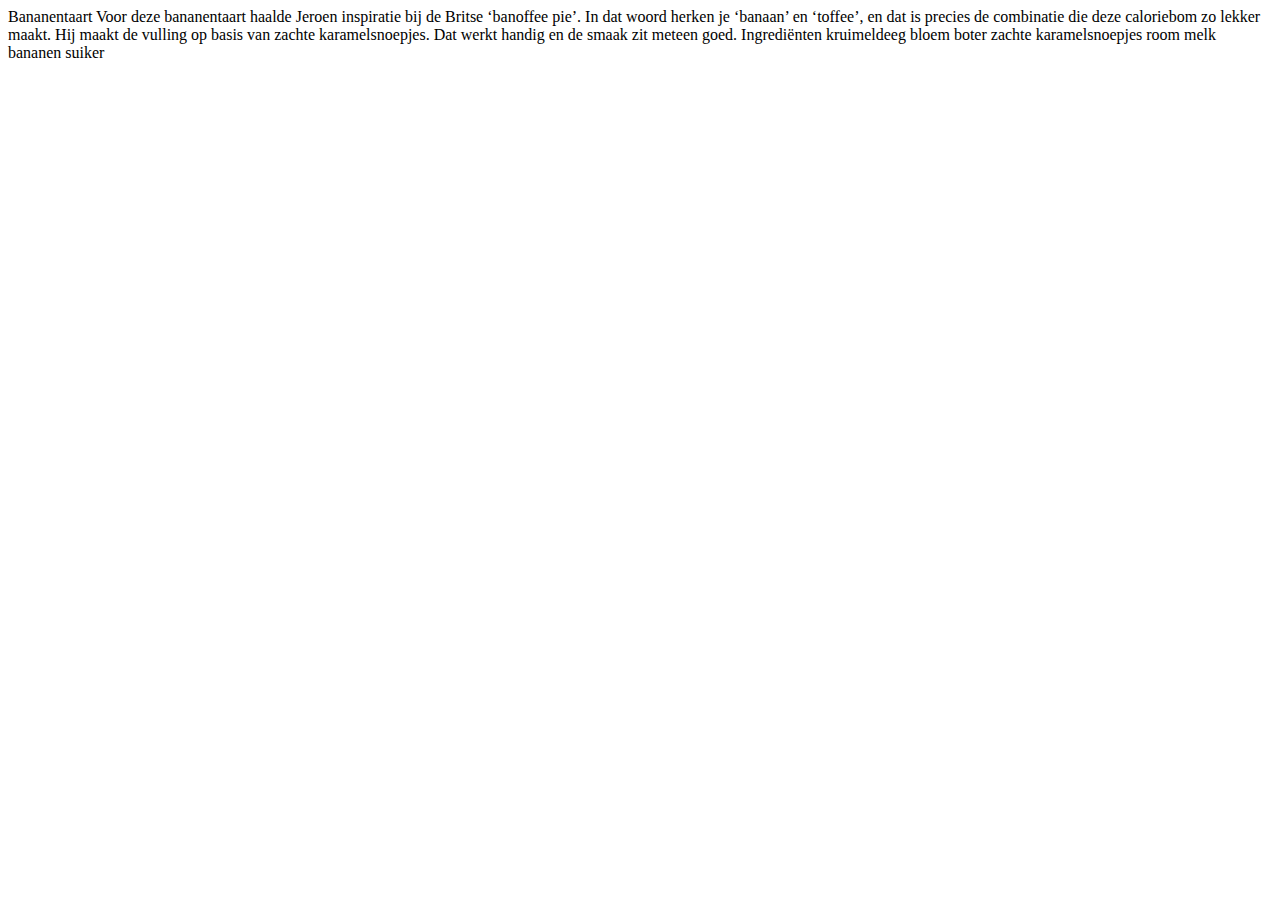
<file: voorbeeld-slides-recept/index.html>
<!DOCTYPE html>
<html lang="en">

<head>
    <meta charset="UTF-8">
    <meta http-equiv="X-UA-Compatible" content="IE=edge">
    <meta name="viewport" content="width=device-width, initial-scale=1.0">
    <title>Begin Recept - Bananentaart</title>
</head>

<body>
    Bananentaart
    Voor deze bananentaart haalde Jeroen inspiratie bij de Britse ‘banoffee pie’. In dat woord herken je ‘banaan’ en
    ‘toffee’, en dat is precies de combinatie die deze caloriebom zo lekker maakt. Hij maakt de vulling op basis van
    zachte karamelsnoepjes. Dat werkt handig en de smaak zit meteen goed.
    Ingrediënten
    kruimeldeeg
    bloem
    boter
    zachte karamelsnoepjes
    room
    melk
    bananen
    suiker
</body>

</html>
</file>
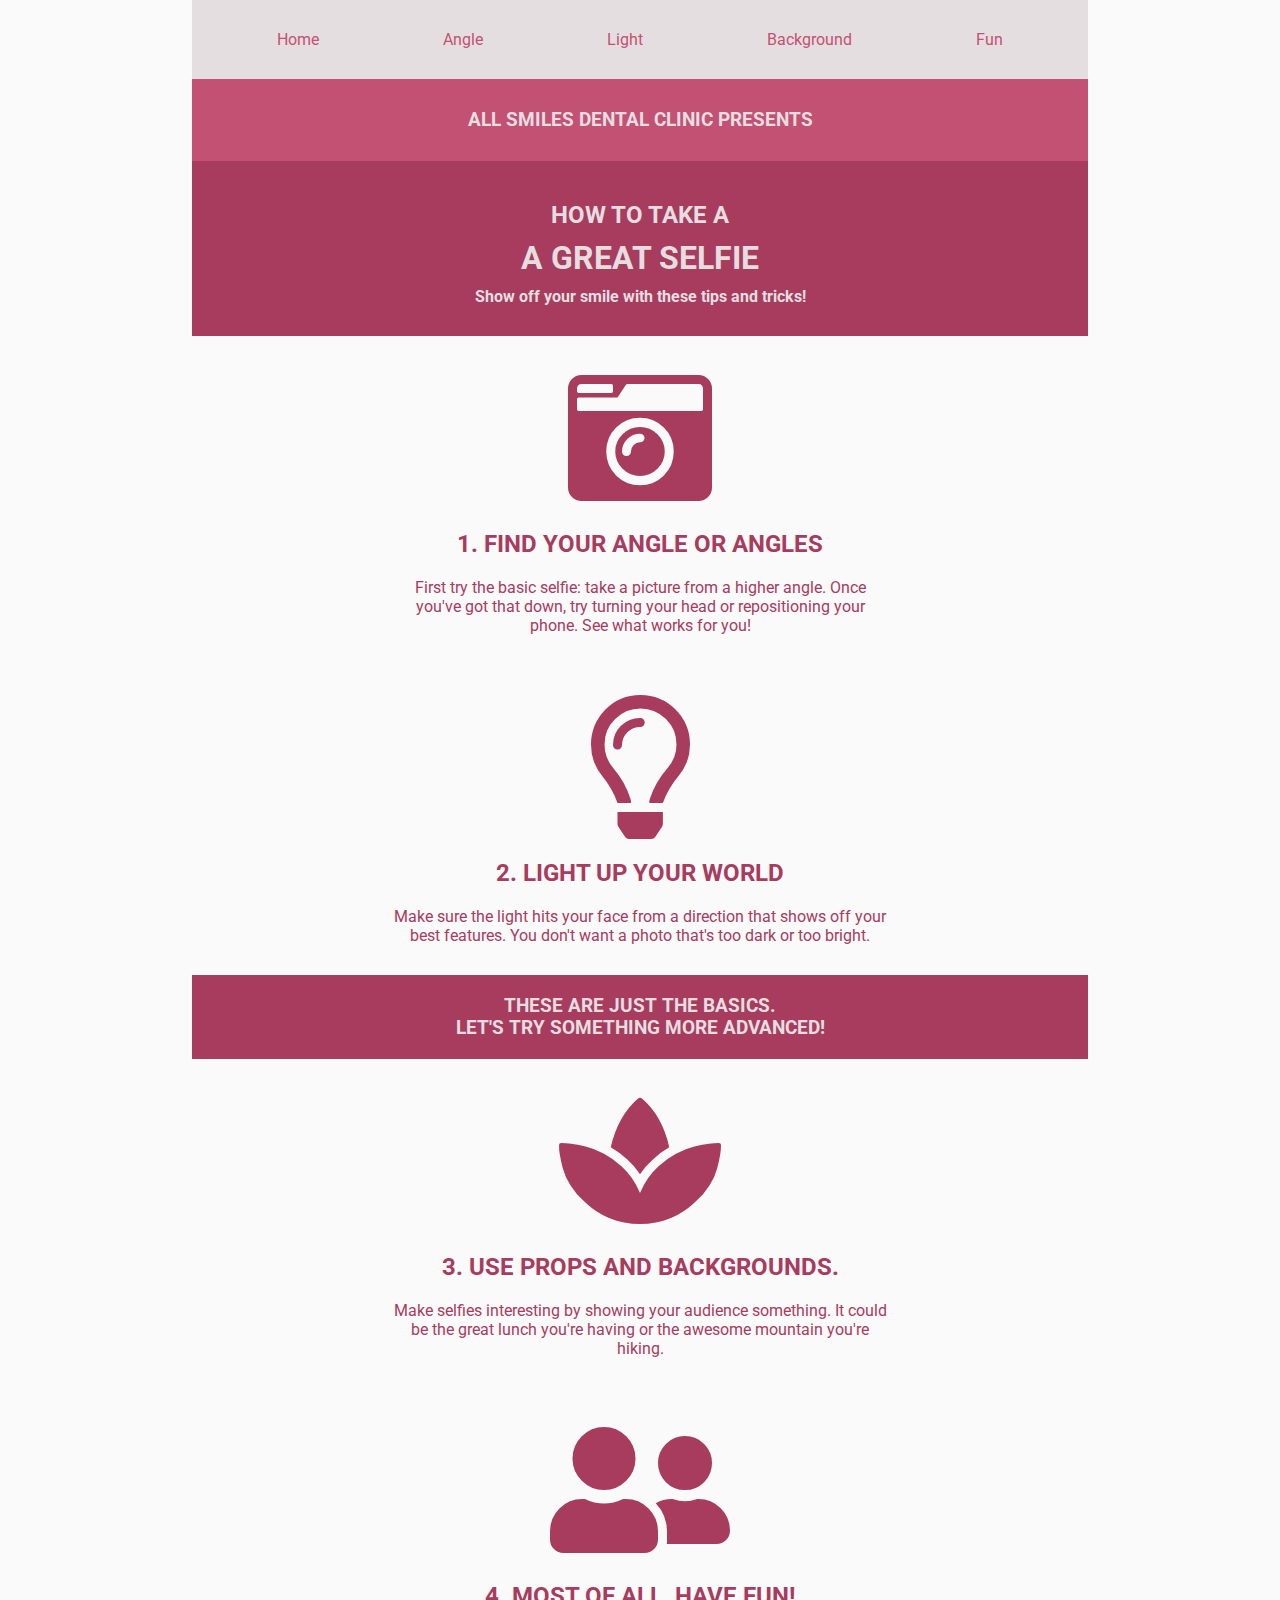
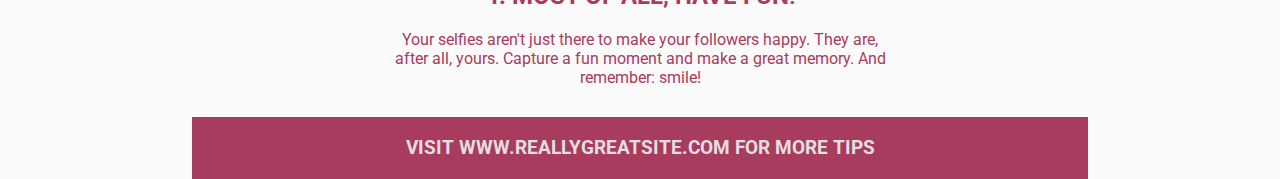
<file: 01_a_great_selfie/resultaat/index.html>
<!DOCTYPE html>
<html lang="en">

<head>
    <meta charset="UTF-8">
    <meta name="viewport" content="width=device-width, initial-scale=1.0">
    <meta http-equiv="X-UA-Compatible" content="ie=edge">
    <title>A Great Selfie</title>

    <link rel="stylesheet" href="https://cdnjs.cloudflare.com/ajax/libs/font-awesome/5.11.2/css/all.min.css" />
    <link href="https://fonts.googleapis.com/css?family=Roboto&display=swap" rel="stylesheet">
    <link rel="stylesheet" href="css/style.css">
</head>

<body>
    <div class="container">
        <header id="home">
            <!--hierin komt de hoofding en de menu-->
            <!--menu-->
            <ul>
                <li><a href="#home">Home</a></li>
                <li><a href="#one">Angle</a></li>
                <li><a href="#two">Light</a></li>
                <li><a href="#three">Background</a></li>
                <li><a href="#four">Fun</a></li>
            </ul>
            <!--hoofding-->
            <div class="presents">
                <h3>All smiles dental clinic presents</h3>
            </div>
            <div class="title">
                <h2>How to take a</h2>
                <h1>a great selfie</h1>
                <h4>Show off your smile with these tips and tricks!</h4>
            </div>
        </header>

        <main>
            <!--hierin komt de hoofd-content van de website-->
            <!--deel 1-->
            <div class="part1" id="one">
                <i class="fas fa-camera-retro fa-9x"></i>
                <h2>1. Find your angle or angles</h2>
                <p>First try the basic selfie: take a picture from a higher angle. Once you've got that down, try turning your head or repositioning your phone. See what works for you!</p>
            </div>
            <!--deel 2-->
            <div class="part2" id="two">
                <i class="far fa-lightbulb fa-9x"></i>
                <h2>2. Light up your world</h2>
                <p>Make sure the light hits your face from a direction that shows off your best features. You don't want a photo that's too dark or too bright.</p>
            </div>
            <!--tussentitel-->
            <div class="subtitle">
                <h3>These are just the basics.<br>let's try something more advanced!</h3>
            </div>
            <!--deel 3-->
            <div class="part3" id="three">
                <i class="fas fa-spa fa-9x"></i>
                <h2>3. use props and backgrounds.</h2>
                <p>Make selfies interesting by showing your audience something. It could be the great lunch you're having or the awesome mountain you're hiking.</p>
            </div>
            <!--deel 4-->
            <div class="part4" id="four">
                <i class="fas fa-user-friends fa-9x"></i>
                <h2>4. Most of all, have fun!</h2>
                <p>Your selfies aren't just there to make your followers happy. They are, after all, yours. Capture a fun moment and make a great memory. And remember: smile!</p>
            </div>
        </main>

        <footer>
            <!--hierin komt de contactinfo van de website-->
            <h3>Visit www.reallygreatsite.com for more tips</h3>
        </footer>
    </div>
</body>

</html>
</file>
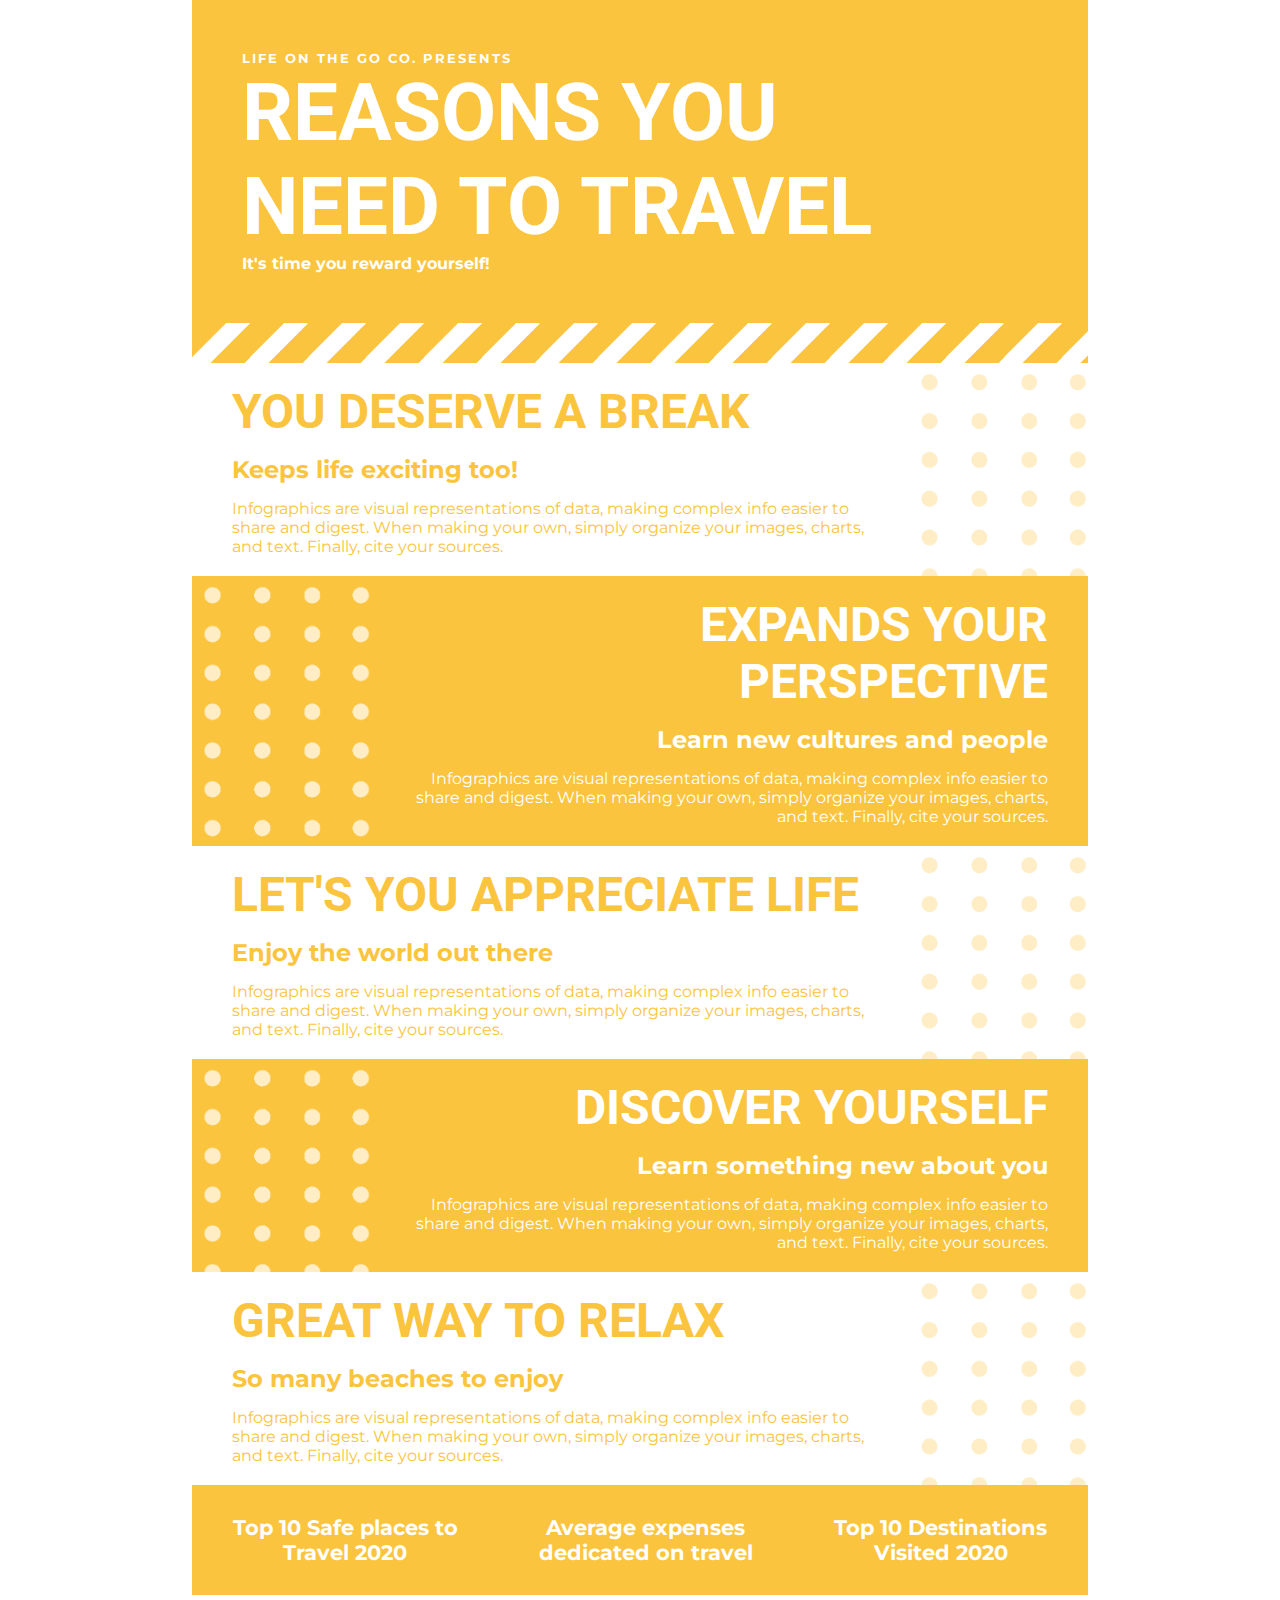
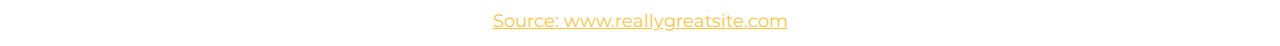
<file: 02_reasons_you_need_to_travel/resultaat/index.html>
<!DOCTYPE html>
<html lang="en">

<head>
    <meta charset="UTF-8">
    <meta name="viewport" content="width=device-width, initial-scale=1.0">
    <meta http-equiv="X-UA-Compatible" content="ie=edge">
    <title>Reasons you need to travel</title>
    <link href="https://fonts.googleapis.com/css?family=Montserrat:300,400|Roboto:900&display=swap" rel="stylesheet">
    <link rel="stylesheet" href="css/style.css">
</head>

<body>
    <div class="container">
        <header>
            <div class="text">
                <h5>Life on the Go Co. presents</h5>
                <h1>Reasons You <br> Need to Travel</h1>
                <h4>It's time you reward yourself!</h4>
            </div>

            <div class="bc-image"></div>
        </header>
        <main>
            <div class="left">
                <div class="content">
                    <h2>You deserve a break</h2>
                    <h3>Keeps life exciting too!</h3>
                    <p>Infographics are visual representations of data, making complex info easier to share and digest. When making your own, simply organize your images, charts, and text. Finally, cite your sources.</p>
                </div>
                <div class="dotted"></div>
            </div>
            <div class="right">
                <div class="dotted"></div>
                <div class="content">
                    <h2>Expands your perspective</h2>
                    <h3>Learn new cultures and people</h3>
                    <p>Infographics are visual representations of data, making complex info easier to share and digest. When making your own, simply organize your images, charts, and text. Finally, cite your sources.</p>
                </div>
            </div>
            <div class="left">
                <div class="content">
                    <h2>Let's you appreciate life</h2>
                    <h3>Enjoy the world out there</h3>
                    <p>Infographics are visual representations of data, making complex info easier to share and digest. When making your own, simply organize your images, charts, and text. Finally, cite your sources.</p>
                </div>
                <div class="dotted"></div>
            </div>
            <div class="right">
                <div class="dotted"></div>
                <div class="content">
                    <h2>Discover yourself</h2>
                    <h3>Learn something new about you</h3>
                    <p>Infographics are visual representations of data, making complex info easier to share and digest. When making your own, simply organize your images, charts, and text. Finally, cite your sources.</p>
                </div>
            </div>
            <div class="left">
                <div class="content">
                    <h2>Great way to relax</h2>
                    <h3>So many beaches to enjoy</h3>
                    <p>Infographics are visual representations of data, making complex info easier to share and digest. When making your own, simply organize your images, charts, and text. Finally, cite your sources.</p>
                </div>
                <div class="dotted"></div>
            </div>
        </main>
        <footer>
            <div class="links">
                <div>
                    <h4>Top 10 Safe places to <br> Travel 2020</h4>
                </div>
                <div>
                    <h4>Average expenses <br> dedicated on travel</h4>
                </div>
                <div>
                    <h4>Top 10 Destinations <br> Visited 2020</h4>
                </div>
            </div>
            <div class="source">
                <p><a href="http://www.reallygreatsite.com" target="_blank" rel="noopener noreferrer">Source: www.reallygreatsite.com</a></p>
            </div>
        </footer>
    </div>
</body>

</html>
</file>
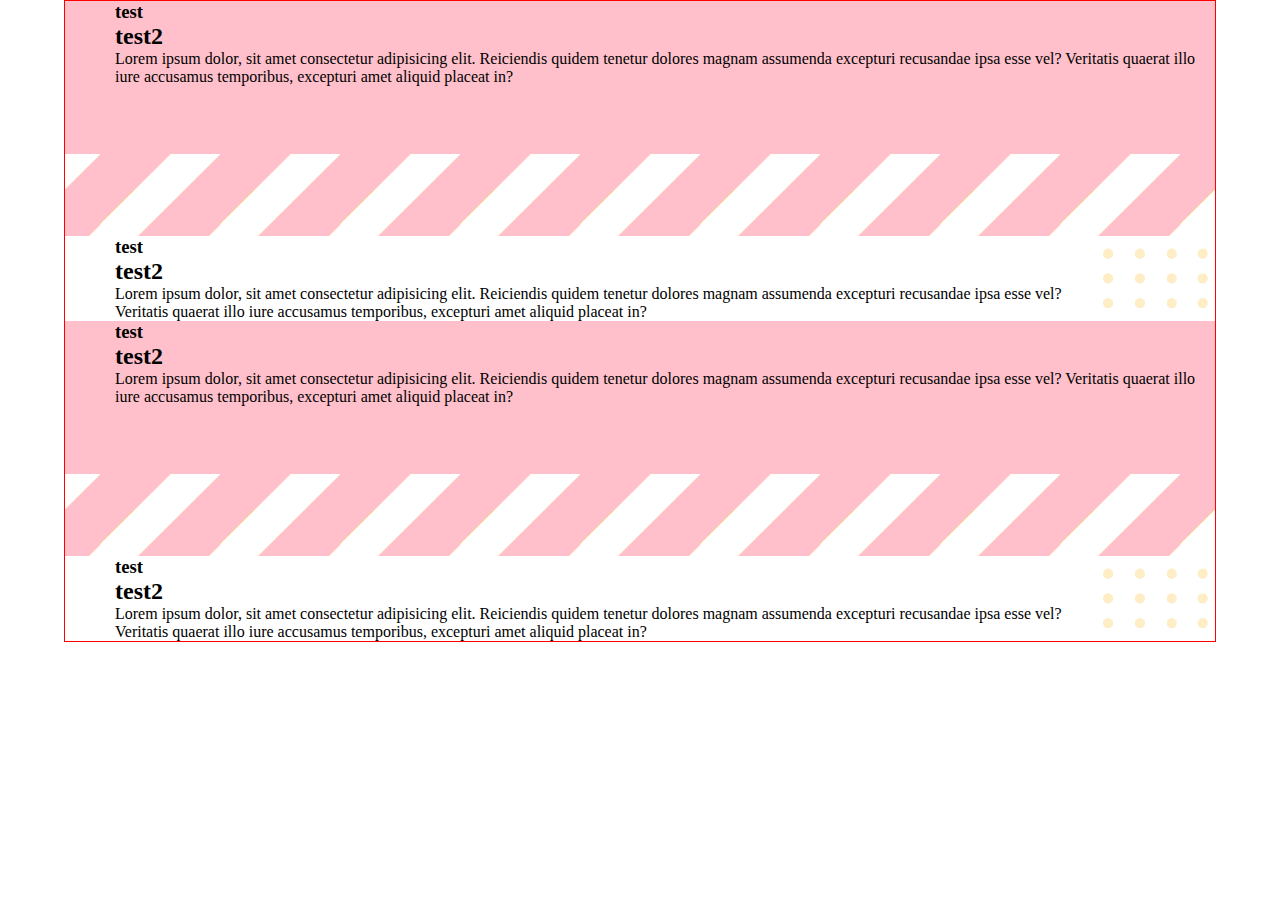
<file: 02_reasons_you_need_to_travel/start/index.html>
<!DOCTYPE html>
<html lang="en">

<head>
    <meta charset="UTF-8">
    <meta name="viewport" content="width=device-width, initial-scale=1.0">
    <meta http-equiv="X-UA-Compatible" content="ie=edge">
    <title>Document</title>
    <link rel="stylesheet" href="css/style.css">
</head>

<body>
    <div class="container">
        <div class="reason yellow">
            <h3>test</h3>
            <h2>test2</h2>
            <p>Lorem ipsum dolor, sit amet consectetur adipisicing elit. Reiciendis quidem tenetur dolores magnam
                assumenda excepturi recusandae ipsa esse vel? Veritatis quaerat illo iure accusamus temporibus,
                excepturi amet aliquid placeat in?</p>
        </div>

        <div class="break white">
            <h3>test</h3>
            <h2>test2</h2>
            <p>Lorem ipsum dolor, sit amet consectetur adipisicing elit. Reiciendis quidem tenetur dolores magnam
                assumenda excepturi recusandae ipsa esse vel? Veritatis quaerat illo iure accusamus temporibus,
                excepturi amet aliquid placeat in?</p>
        </div>

        <div class="reason yellow">
            <h3>test</h3>
            <h2>test2</h2>
            <p>Lorem ipsum dolor, sit amet consectetur adipisicing elit. Reiciendis quidem tenetur dolores magnam
                assumenda excepturi recusandae ipsa esse vel? Veritatis quaerat illo iure accusamus temporibus,
                excepturi amet aliquid placeat in?</p>
        </div>

        <div class="break white">
            <h3>test</h3>
            <h2>test2</h2>
            <p>Lorem ipsum dolor, sit amet consectetur adipisicing elit. Reiciendis quidem tenetur dolores magnam
                assumenda excepturi recusandae ipsa esse vel? Veritatis quaerat illo iure accusamus temporibus,
                excepturi amet aliquid placeat in?</p>
        </div>

    </div>
</body>

</html>
</file>
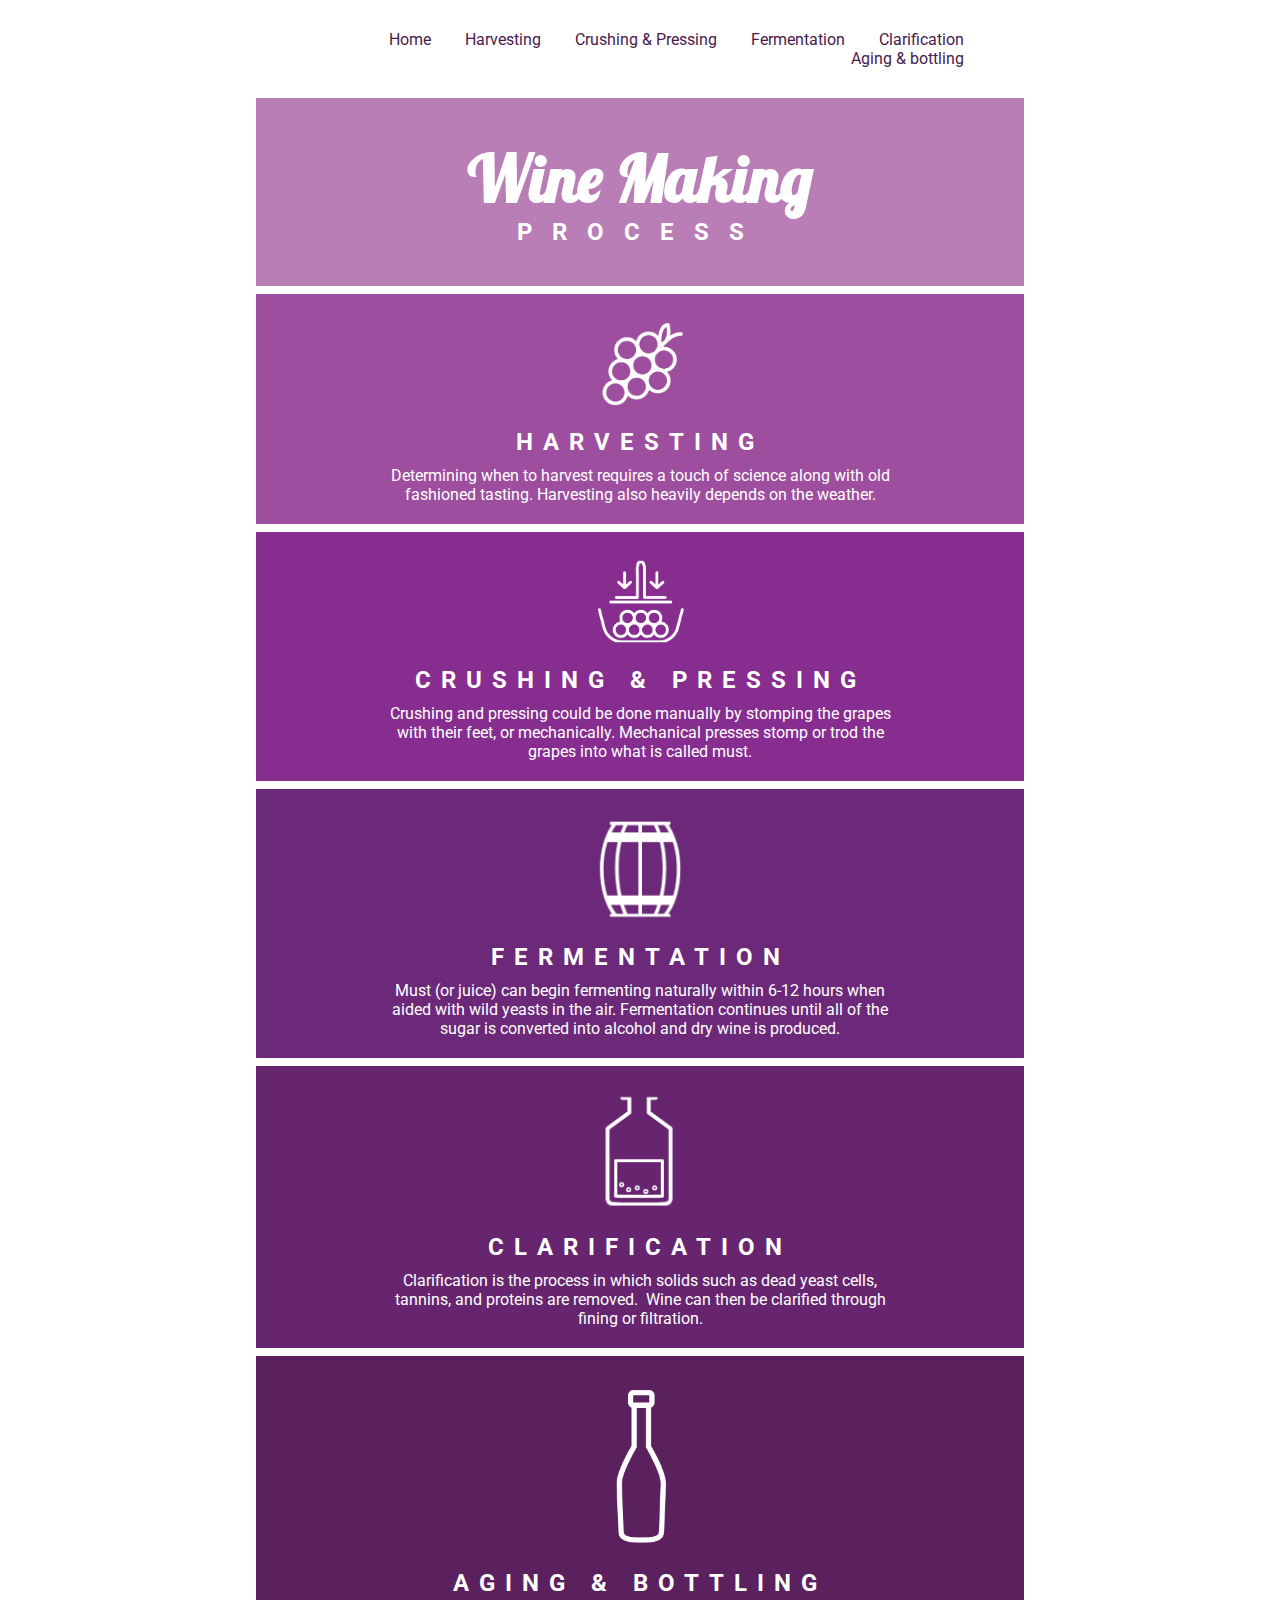
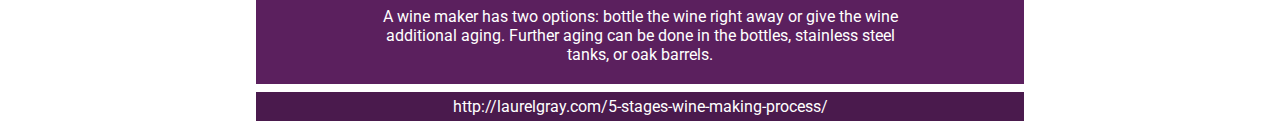
<file: 03_wine_making_process/resultaat/index.html>
<!DOCTYPE html>
<html lang="en">

<head>
    <meta charset="UTF-8">
    <meta name="viewport" content="width=device-width, initial-scale=1.0">
    <meta http-equiv="X-UA-Compatible" content="ie=edge">
    <title>Wine Making</title>
    <link href="https://fonts.googleapis.com/css?family=Lobster|Roboto&display=swap" rel="stylesheet">
    <link rel="stylesheet" href="https://cdnjs.cloudflare.com/ajax/libs/font-awesome/5.11.2/css/all.min.css">
    <link rel="stylesheet" href="css/style.css">
</head>

<body>
    <div class="container" id="home">
        <header>
            <nav>
                <ul>
                    <li><a href="#home">Home</a></li>
                    <li><a href="#harvesting">Harvesting</a></li>
                    <li><a href="#crushing">Crushing &amp; Pressing</a></li>
                    <li><a href="#fermentation">Fermentation</a></li>
                    <li><a href="#clarification">Clarification</a></li>
                    <li><a href="#aging">Aging &amp; bottling</a></li>
                </ul>
            </nav>
            <div class="title marginbottom">
                <h1>Wine Making</h1>
                <h2>process</h2>
            </div>
        </header>

        <main>
            <div id="harvesting" class="marginbottom padding">
                <img src="img/grape.png" alt="grape">
                <h2>Harvesting</h2>
                <p>Determining when to harvest requires a touch of science along with old fashioned tasting. Harvesting also heavily depends on the weather.</p>
            </div>
            <div id="crushing" class="marginbottom padding">
                <img src="img/crushing_pressing.png" alt="Crushing and pressing">
                <h2>Crushing &amp; pressing</h2>
                <p>Crushing and pressing could be done manually by stomping the grapes with their feet, or mechanically. Mechanical presses stomp or trod the grapes into what is called must.</p>
            </div>
            <div id="fermentation" class="marginbottom padding">
                <img src="img/fermentation.png" alt="fermentation">
                <h2>Fermentation</h2>
                <p>Must (or juice) can begin fermenting naturally within 6-12 hours when aided with wild yeasts in the air. Fermentation continues until all of the sugar is converted into alcohol and dry wine is produced.</p>
            </div>
            <div id="clarification" class="marginbottom padding">
                <img src="img/clarification.png" alt="clarification">
                <h2>Clarification</h2>
                <p>Clarification is the process in which solids such as dead yeast cells, tannins, and proteins are removed.  Wine can then be clarified through fining or filtration.</p>
            </div>
            <div id="aging" class="marginbottom padding">
                <img src="img/bottle.png" alt="bottle">
                <h2>aging &amp; bottling</h2>
                <p>A wine maker has two options: bottle the wine right away or give the wine additional aging. Further aging can be done in the bottles, stainless steel tanks, or oak barrels.</p>
            </div>
        </main>
        <footer class="marginbottom">
            <p>http://laurelgray.com/5-stages-wine-making-process/</p>
        </footer>
    </div>

</body>

</html>
</file>
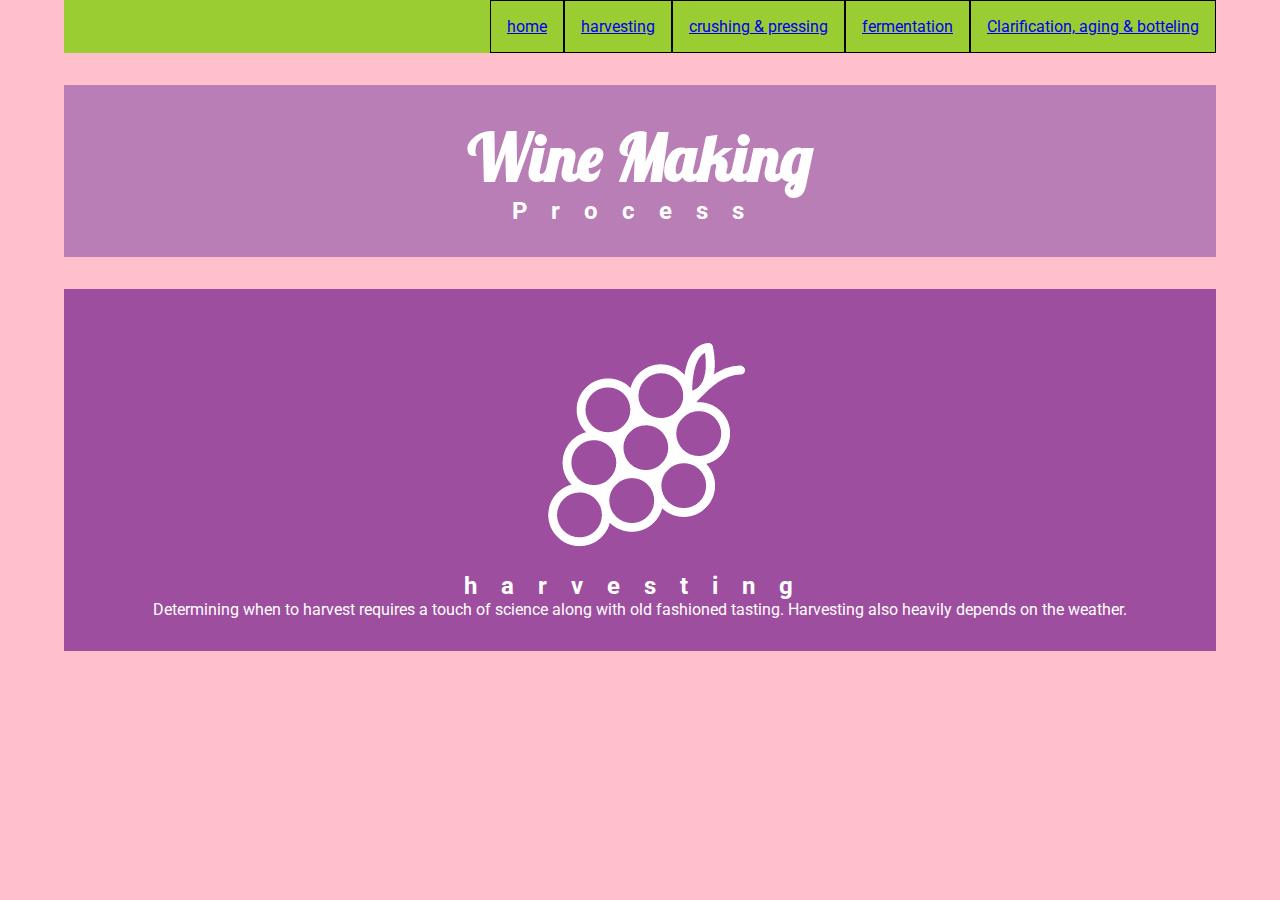
<file: 03_wine_making_process/start/index.html>
<!DOCTYPE html>
<html lang="en">

<head>
    <meta charset="UTF-8">
    <meta name="viewport" content="width=device-width, initial-scale=1.0">
    <meta http-equiv="X-UA-Compatible" content="ie=edge">
    <title>Document</title>
    <link href="https://fonts.googleapis.com/css?family=Lobster|Roboto&display=swap" rel="stylesheet">

    <link rel="stylesheet" href="./css/style.css">
</head>

<body>
    <div class="container">
        <header>
            <nav>
                <a href="#">home</a>
                <a href="#">harvesting</a>
                <a href="#">crushing & pressing</a>
                <a href="#">fermentation</a>
                <a href="#">Clarification, aging & botteling</a>
            </nav>
        </header>

        <section class="wine-making">
            <h1>Wine Making</h1>
            <h2>Process</h2>
        </section>

        <section class="harvesting">
            <img src="img/grape.png">
            <h2>harvesting</h2>
            <p>Determining when to harvest requires a touch of science along with old fashioned tasting. Harvesting also
                heavily depends on the weather.</p>
        </section>

    </div>
</body>

</html>
</file>
<file: 01_a_great_selfie/resultaat/css/style.css>
* {
    margin: 0;
    padding: 0;
}

body {
    background-color: #FAFAFA;
}

.container {
    width: 70%;
    background-color: #FAFAFA;
    margin: auto;
    font-family: 'Roboto', sans-serif;
    text-align: center;
}

header {
    background-color: #E5DEE0;
}

header ul,
a {
    list-style-type: none;
    color: #C35174;
    /* text-align: center; */
}

a {
    text-decoration: none;
}

header ul li {
    display: inline-block;
    margin: 30px 60px;
}

.presents {
    background-color: #C35174;
    color: #E5DEE0;
    text-transform: uppercase;
    padding: 30px;
    /* text-align: center; */
}

.title {
    background-color: #A83C5E;
    color: #E5DEE0;
    /* text-align: center; */
    padding: 30px;
}

h1,
h2 {
    text-transform: uppercase;
}

.title h2,
.title h1 {
    padding-top: 10px;
}

.title h4 {
    padding-top: 10px;
}

main {
    color: #A83C5E;
}

main h2 {
    padding: 20px;
}

main h3,
footer {
    text-transform: uppercase;
}

.part1,
.part2,
.part3,
.part4 {
    padding: 30px 200px;
    /* padding: 30px; */
}

.subtitle,
footer {
    background-color: #A83C5E;
    color: #E5DEE0;
    padding: 20px;
}
</file>
<file: 02_reasons_you_need_to_travel/resultaat/css/style.css>
/* overall */

* {
    padding: 0;
    margin: 0;
}

.container {
    width: 70%;
    margin: auto;
    font-family: 'Montserrat', sans-serif;
}

h1,
h2 {
    font-family: 'Roboto', sans-serif;
    text-transform: uppercase;
}


/* header */

header {
    background-color: #FBC43E;
    color: #ffffff;
}

h1 {
    font-size: 5rem;
}

h3 {
    font-size: 1.5rem;
    padding: 15px 0;
}

h5 {
    text-transform: uppercase;
    letter-spacing: 2px;
}

.text {
    padding: 50px;
}

.bc-image {
    background-image: url(../img/border.png);
    background-size: 58px;
    height: 40px;
}


/* main */

h2 {
    font-size: 3rem;
}

.right {
    background-color: #FBC43E;
    color: #ffffff;
    display: flex;
    align-items: stretch;
    text-align: right;
}

.left {
    color: #FBC43E;
    display: flex;
    align-items: stretch;
}

.content {
    /* flex-grow: 9; */
    width: 80%;
    padding: 20px 40px;
}

.dotted {
    background-image: url(../img/dot2.png);
    background-size: 105%;
    /* flex-grow: 1; */
    width: 20%;
    padding: 10px;
}


/* footer */

.links {
    background-color: #FBC43E;
    color: #ffffff;
    display: flex;
    flex-direction: row;
    justify-content: space-around;
    font-size: 1.3rem;
    text-align: center;
    padding: 30px 0;
}

.source {
    text-align: center;
    padding: 15px 0;
}

.source a {
    color: #FBC43E;
    font-size: 1.1rem;
}
</file>
<file: 02_reasons_you_need_to_travel/start/css/style.css>
* {
  margin: 0;
  padding: 0;
  box-sizing: border-box;
}

.container {
  width: 90vw;
  margin: 0 auto;
  border: 1px solid red;
}

.yellow {
  background-color: pink;
  background-image: url("../img/border.png");
  background-repeat: repeat-x;
  background-position: bottom;
  background-size: 120px;
  padding-bottom: 150px;

  padding-left: 50px;
}

.white {
  background-image: url("../img/dot2.png");
  background-repeat: repeat-y;
  background-position: right;
  background-size: 120px;
  padding-right: 150px;

  padding-left: 50px;
}
</file>
<file: 03_wine_making_process/resultaat/css/style.css>
* {
    padding: 0;
    margin: 0;
}

.container {
    width: 60%;
    margin: auto;
    font-family: 'Roboto', sans-serif;
}

img {
    width: 20%;
    height: 20%;
}

.marginbottom {
    margin-bottom: 8px;
}

nav {
    text-align: right;
    padding: 30px;
    ;
}

nav ul li {
    display: inline-block;
}

nav ul li a {
    color: #4a1a4d;
    text-decoration: none;
    padding-right: 30px;
}

.title {
    background-color: #B97EB6;
    color: #FFFFFF;
    text-align: center;
    padding: 40px;
}

.title h1 {
    font-family: 'Lobster', cursive;
    font-size: 5vw;
}

.title h2 {
    text-transform: uppercase;
    letter-spacing: 20px;
}

main {
    text-align: center;
    color: #FFFFFF;
}

main h2 {
    padding: 10px;
    text-transform: uppercase;
    letter-spacing: 10px;
}

.padding {
    padding: 20px 120px;
}

#harvesting {
    background-color: #9e4e9e;
}

#crushing {
    background-color: #862d8f;
}

#fermentation {
    background-color: #6d2979;
}

#clarification {
    background-color: #66256e;
}

#aging {
    background-color: #5b205e;
}

footer {
    background-color: #4a1a4d;
    color: #ffffff;
    text-align: center;
    padding: 5px;
}
</file>
<file: 03_wine_making_process/start/css/style.css>
* {
  margin: 0;
  padding: 0;
  box-sizing: border-box;
}

body {
  background-color: pink;
}

.container {
  width: 90%;
  margin: 0 auto;
  font-family: "Roboto", sans-serif;
  text-align: center;
}

header {
  background-color: blue;
}

nav {
  background-color: yellowgreen;
  display: flex;
  justify-content: flex-end;
}

nav a {
  display: inline-block;
  padding: 1rem;
  border: 1px solid black;
}

section {
  padding: 2rem 0;
  color: white;
  margin: 2rem 0;
}

.wine-making {
  background-color: #b97eb6;
}

.wine-making h1 {
  font-family: "Lobster", cursive;
  font-size: 5vw;
}

.wine-making h2 {
  letter-spacing: 1em;
}

.harvesting {
  background-color: #9e4e9e;
}

section h2 {
  letter-spacing: 1em;
}

section p {
  color: white;
  line-height: 1.2;
}
</file>
